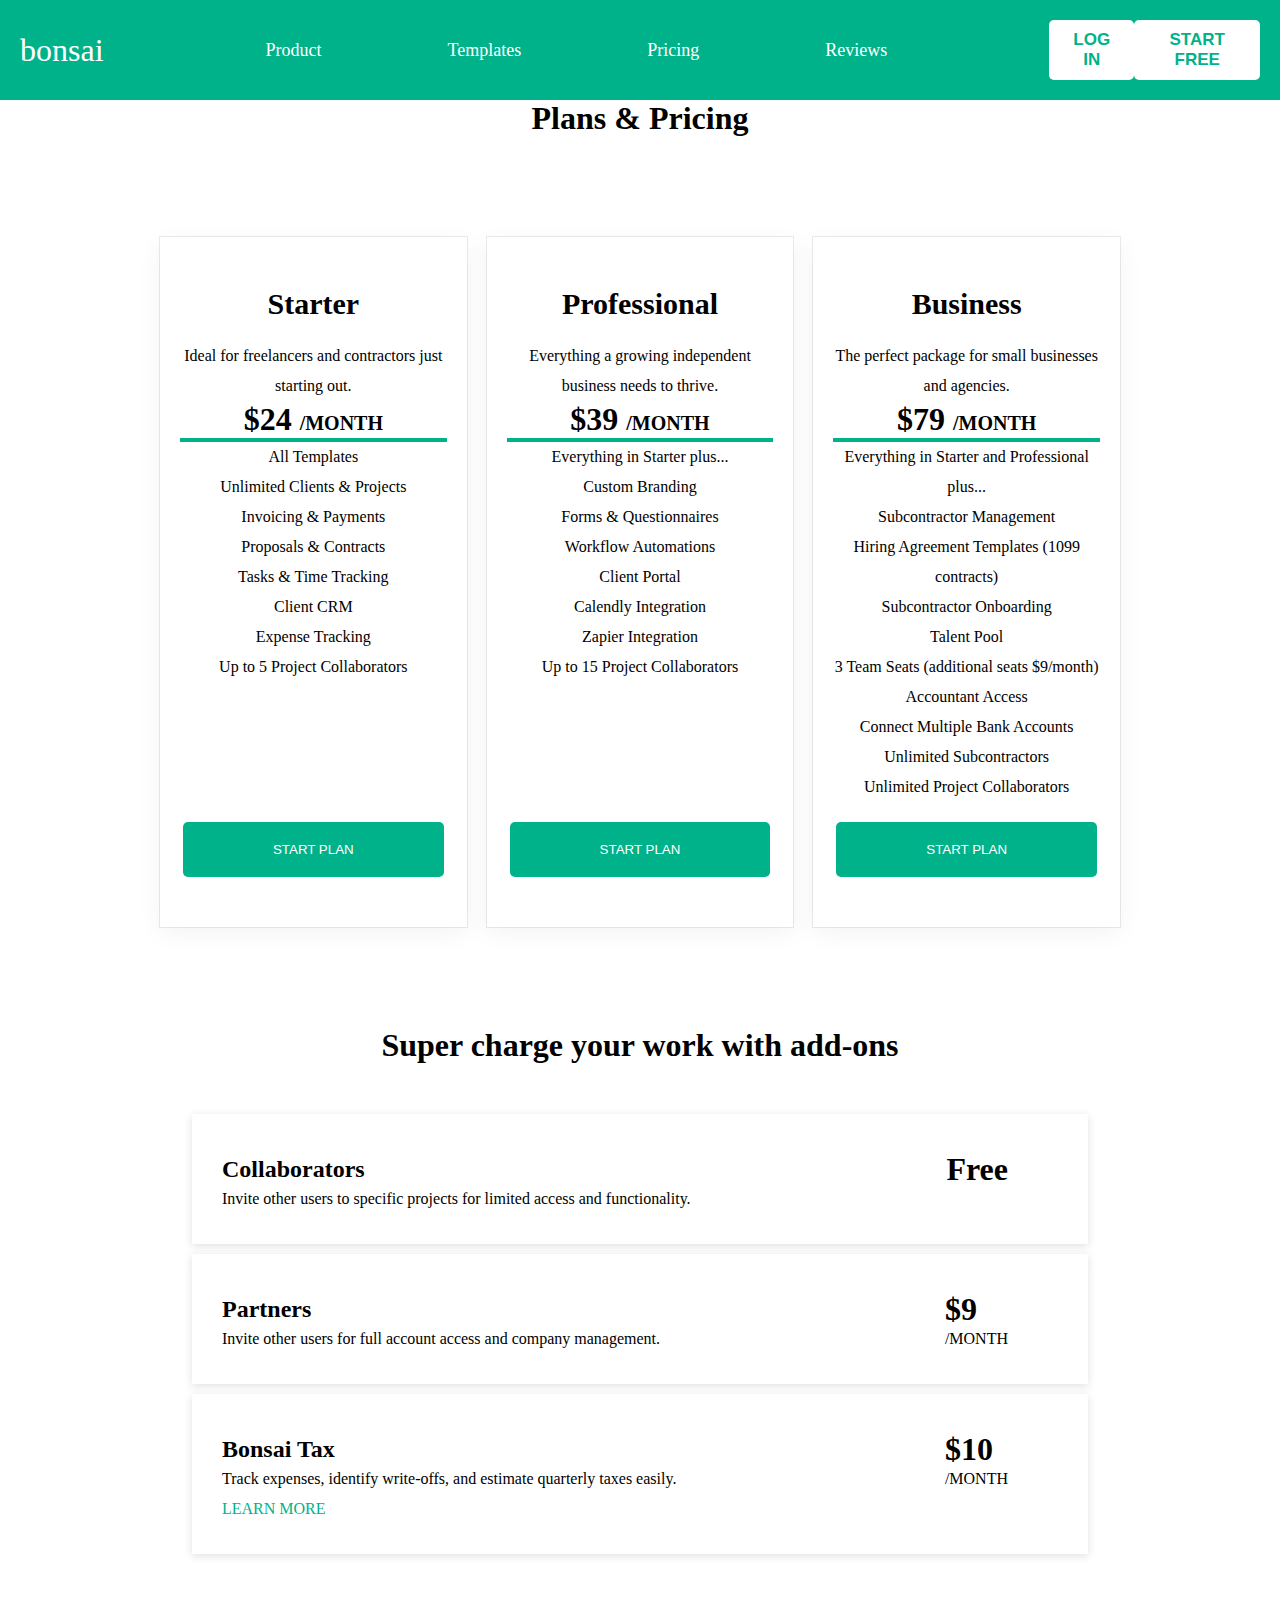
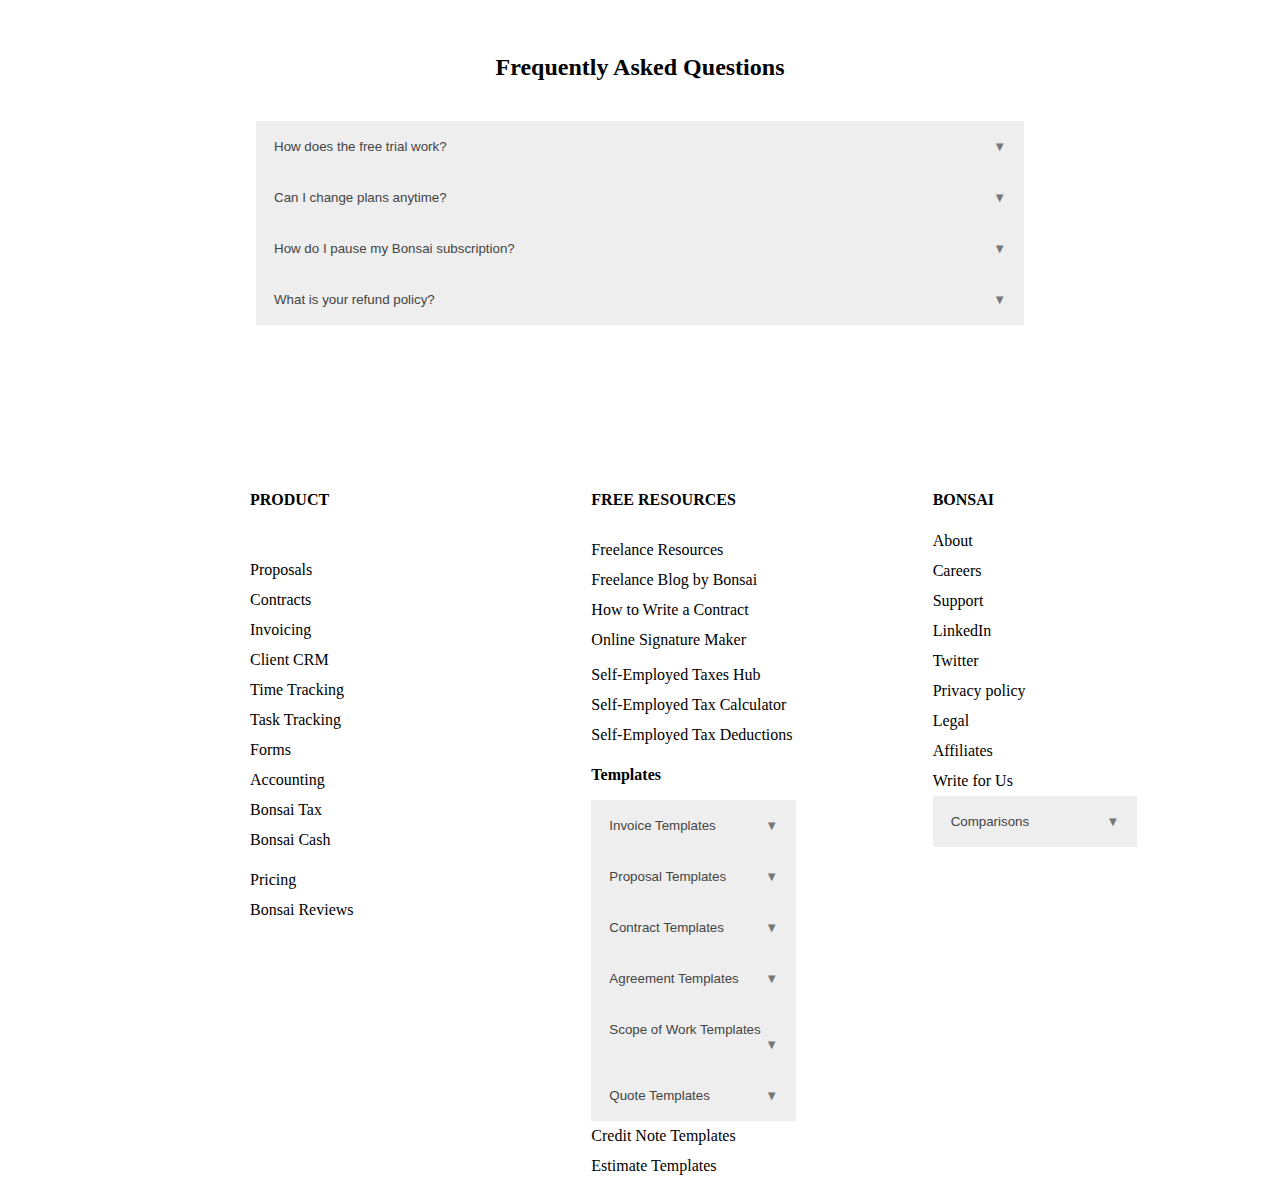
<file: pricing.html>
<!DOCTYPE html>
<html lang="en">
<head>
    <meta charset="UTF-8">
    <meta http-equiv="X-UA-Compatible" content="IE=edge">
    <meta name="viewport" content="width=device-width, initial-scale=1.0">
    <title>Pricing</title>
    <link rel="stylesheet" href="./Styles/navbar.css">
    <link rel="stylesheet" href="./Styles/lowerSection.css">
    <link rel="stylesheet" href="./Styles/pricing.css">
    <!-- <link rel="stylesheet" href="https://maxcdn.bootstrapcdn.com/bootstrap/3.3.7/css/bootstrap.min.css"> -->
    <script src="https://ajax.googleapis.com/ajax/libs/jquery/3.2.1/jquery.min.js"></script>
    <!-- <script src="https://maxcdn.bootstrapcdn.com/bootstrap/3.3.7/js/bootstrap.min.js"></script> -->
</head>
<body>
    <nav class="navbar">

        <!-- LOGO -->
        <div class="logo">bonsai</div>

        <!-- NAVIGATION MENU -->
        <ul class="nav-links">
            <!-- USING CHECKBOX HACK -->
            <input type="checkbox" name="" id="checkbox_toggle">
            <label for="checkbox_toggle" class="hamburger">&#9776;</label>
            <!-- NAVIGATION MENUS -->
            <div class="menu">
                <li class="services">
                    <a href="/">Product</a>
                    <!-- DROPDOWN MENU -->
                    <ul class="dropdown">
                        <li><a href="./hellobonsai.html">Bonsai Workflow</a></li>
                        <li><a href="./bonsaitax.html">Bonsai Tax</a></li>
                        <li><a href="./bonsaicash.html">Bonsai Cash</a></li>
                    </ul>
                </li>
                <li class="services">
                    <a href="/">Templates</a>
                    <!-- DROPDOWN MENU -->
                    <ul class="dropdown">
                        <li id="contTemp"><a href="./signin.html">Contract Templates</a></li>
                        <li><a href="/">ProposalTemplates</a></li>
                        <li><a href="/">InvoiceTemplates</a></li>
                        <li><a href="/">Agreement Templates</a></li>
                        <li><a href="/">Quote Templates</a></li>
                        <li><a href="/">Scope of Work Templates</a></li>
                    </ul>
                </li>
                <li><a href="./pricing.html">Pricing</a></li>
                <li><a href="./review.html">Reviews</a></li>
            </div>
        </ul>
        <div id="navbutton">
            <a href="./signin.html"><button>LOG IN</button></a>
            <a href="./signup.html"><button>START FREE</button></a>
        </div> 
    </nav>

    <div id="plans">
        <h1>Plans & Pricing</h1>
    </div>

    <div id="plans-2">
        <div>
            <h3>Starter</h3>
            <p>Ideal for freelancers and contractors just starting out.</p>
            <h1>$24 <span>/MONTH</span></h1>
            <hr>
            <p><span class="glyphicon glyphicon-ok"></span> All Templates</p>
            <p><span class="glyphicon glyphicon-ok"></span> Unlimited Clients & Projects</p>
            <p><span class="glyphicon glyphicon-ok"></span> Invoicing & Payments</p>
            <p><span class="glyphicon glyphicon-ok"></span> Proposals & Contracts</p>
            <p><span class="glyphicon glyphicon-ok"></span> Tasks & Time Tracking</p>
            <p><span class="glyphicon glyphicon-ok"></span> Client CRM</p>
            <p><span class="glyphicon glyphicon-ok"></span> Expense Tracking</p>
            <p><span class="glyphicon glyphicon-ok"></span> Up to 5 Project Collaborators</p>
            <button>START PLAN</button>
        </div>
        <div>
            <h3>Professional</h3>
            <p>Everything a growing independent business needs to thrive.</p>
            <h1>$39 <span>/MONTH</span></h1>
            <hr>
            <p><span class="glyphicon glyphicon-ok"></span> Everything in Starter plus...</p>
            <p><span class="glyphicon glyphicon-ok"></span> Custom Branding</p>
            <p><span class="glyphicon glyphicon-ok"></span> Forms & Questionnaires</p>
            <p><span class="glyphicon glyphicon-ok"></span> Workflow Automations</p>
            <p><span class="glyphicon glyphicon-ok"></span> Client Portal</p>
            <p><span class="glyphicon glyphicon-ok"></span> Calendly Integration</p>
            <p><span class="glyphicon glyphicon-ok"></span> Zapier Integration</p>
            <p><span class="glyphicon glyphicon-ok"></span> Up to 15 Project Collaborators</p>
            <button>START PLAN</button>
        </div>
        <div>
            <h3>Business</h3>
            <p>The perfect package for small businesses and agencies.</p>
            <h1>$79 <span>/MONTH</span></h1>
            <hr>
            <p><span class="glyphicon glyphicon-ok"></span> Everything in Starter and Professional plus...</p>
            <p><span class="glyphicon glyphicon-ok"></span> Subcontractor Management</p>
            <p><span class="glyphicon glyphicon-ok"></span> Hiring Agreement Templates (1099 contracts)</p>
            <p><span class="glyphicon glyphicon-ok"></span> Subcontractor Onboarding</p>
            <p><span class="glyphicon glyphicon-ok"></span> Talent Pool</p>
            <p><span class="glyphicon glyphicon-ok"></span> 3 Team Seats (additional seats $9/month)</p>
            <p><span class="glyphicon glyphicon-ok"></span> Accountant Access</p>
            <p><span class="glyphicon glyphicon-ok"></span> Connect Multiple Bank Accounts</p>
            <p><span class="glyphicon glyphicon-ok"></span> Unlimited Subcontractors</p>
            <p><span class="glyphicon glyphicon-ok"></span> Unlimited Project Collaborators</p>
            <button>START PLAN</button>
        </div>
    </div>

    <h1 id="superCharge">Super charge your work with add-ons</h1>

    <div class="superchargediv">
        <div>
            <div>
                <h2>Collaborators</h2>
                <p>Invite other users to specific projects for limited access and functionality.</p>
            </div>
            <div>
                <h1>Free</h1>
            </div>
        </div>

        <div>
            <div>
                <h2>Partners</h2>
                <p>Invite other users for full account access and company management.</p>
            </div>
            <div>
                <h1>$9</h1>
                <p>/MONTH</p>
            </div>
        </div>

        <div>
            <div>
                <h2>Bonsai Tax</h2>
                <p>Track expenses, identify write-offs, and estimate quarterly taxes easily.</p>
                <a href="./bonsaitax.html">LEARN MORE</a>
            </div>
            <div>
                <h1>$10</h1>
                <p>/MONTH</p>
            </div>
        </div>
    </div>

    <div id="FAQ">
        <h2>Frequently Asked Questions</h2>
        <button class="accordion">How does the free trial work?</button>
        <div class="panel">
            <p>When you start your trial with Bonsai you'll receive full, unlimited access to all of Bonsai's Workflow or Workflow Plus Features! You will need to enter your credit card information to begin your trial, but don't worry - we won't charge you anything until the subscription ends! If you wish to cancel at any time during the trial period, you can do so through your Subscriptions Settings Page.</p>
        </div>

        <button class="accordion">Can I change plans anytime?</button>
        <div class="panel">
            <p>Yes, you can from within your account. If you have already subscribed to a plan, or want to downgrade or upgrade your current one, you can do this by going to your "Settings" and "Subscription".</p>
        </div>

        <button class="accordion">How do I pause my Bonsai subscription?</button>
        <div class="panel">
            <p>We totally understand that with the nature of freelancing, work ebbs and flows so you might not always need your Bonsai subscription to remain active! The good news is that you can cancel or pause your monthly subscription at any time without penalty. Once cancelled, you'll be able to continue logging in to access all your documents and even continue to use our free features, like Time Tracking! In order to cancel your subscription, login to your Bonsai account.</p>
        </div>

        <button class="accordion">What is your refund policy?</button>
        <div class="panel">
            <p>If you contact us within 2 weeks of being charged for your subscription, we will be happy to issue a refund for you!Beyond those 2 weeks, you will need to cancel or modify the subscription from the Subscriptions Tab in Settings to avoid future charges, but refunds will not be issued. This applies to both monthly and annual plans.</p>
        </div>

    </div>

    <div id="lowerContainer">
        <div>
            <h4>PRODUCT</h4>
            <div style="height: 30px;"></div>
            <p>Proposals</p>
            <p>Contracts</p>
            <p>Invoicing</p>
            <p>Client CRM</p>
            <p>Time Tracking</p>
            <p>Task Tracking</p>
            <p>Forms</p>
            <p>Accounting</p>
            <p>Bonsai Tax</p>
            <p>Bonsai Cash</p>
            <div style="height: 10px;"></div>
            <p>Pricing</p>
            <p>Bonsai Reviews</p>
        </div>
        <div>
            <h4>FREE RESOURCES</h4>
            <div style="height: 10px;"></div>
            <p>Freelance Resources</p>
            <p>Freelance Blog by Bonsai</p>
            <p>How to Write a Contract</p>
            <p>Online Signature Maker</p>
            <div style="height: 5px;"></div>
            <p>Self-Employed Taxes Hub</p>
            <p>Self-Employed Tax Calculator</p>
            <p>Self-Employed Tax Deductions</p>
            <h4>Templates</h4>
            <button class="accordion">Invoice Templates</button>
            <div class="panel">
                <p>Invoice Generator</p>
                <p>Blank Invoice Template</p>
                <p>Consultant Invoice Template</p>
                <p>Editable Invoice Template</p>
                <p>Graphic Design Invoice</p>
                <p>Web Design Invoice</p>
                <p>Contractor Invoice Template</p>
                <p>Photography Invoice Template</p>
                <p>Self Employed Invoice Template</p>
            </div>
            <button class="accordion">Proposal Templates</button>
            <div class="panel">
                <p>Website Proposal Template</p>
                <p>Digital Marketing Proposal Template</p>
                <p>Social Media Marketing Proposal</p>
                <p>Graphic Design Proposal</p>
                <p>Freelance Proposal Template</p>
                <p>SEO Proposal Template</p>
            </div>

            <button class="accordion">Contract Templates</button>
            <div class="panel">
                <p>Online Contract</p>
                <p>Graphic Design Contract</p>
                <p>Freelance Contract Template</p>
                <p>Social Media Marketing Contract</p>
                <p>Software Development Contract</p>
                <p>Web Design Contract</p>
                <p>Video Production Contract</p>
                <p>Public Relations Contract</p>
                <p>Translation Contract</p>
            </div>
            
            <button class="accordion">Agreement Templates</button>
            <div class="panel">
                <p>Retainer Agreement Template</p>
                <p>Influencer Agreement Template</p>
                <p>Collaboration Agreement Template</p>
                <p>Software Development Agreement</p>
                <p>Marketing Agreement Template</p>
            </div>
           
            <button class="accordion">Scope of Work Templates</button>
            <div class="panel">
                <p>Website Development Scope of Work</p>
                <p>Digital Marketing Scope of Work</p>
                <p>Consultant Statement of Work Template</p>
                <p>Software Development Scope of Work</p>
            </div>

            <button class="accordion">Quote Templates</button>
            <div class="panel">
                <p>Freelance Quotation Template</p>
                <p>Web Design Quotation Template</p>
                <p>Graphic Design Quotation Template</p>
                <p>Interior Design Quotation Template</p>
                <p>Video Production Quotation Template</p>
                <p>Social Media Marketing Quotation</p>
            </div>
            <p>Credit Note Templates</p>
            <p>Estimate Templates</p>
        </div>
        <div>
            <h4>BONSAI</h4>
            <div style="height: 1px;"></div>
            <p>About</p>
            <p>Careers</p>
            <p>Support</p>
            <p>LinkedIn</p>
            <p>Twitter</p>
            <p>Privacy policy</p>
            <p>Legal</p>
            <p>Affiliates</p>
            <p>Write for Us</p>
            <button class="accordion">Comparisons</button>
            <div class="panel">
                <p>Freshbooks Alternatives</p>
                <p>Quickbooks Alternatives</p>
                <p>Wave vs Quickbooks</p>
                <p>Xero vs Quickbooks</p>
                <p>Freshbooks vs Quickbooks</p>
            </div>
        </div>
    </div>
</body>
<script src="./Scripts/lowerSection.js"></script>
</html>

<script>
    if(JSON.parse(localStorage.getItem("user"))){
        let btn1 = document.querySelector('#navbutton>a>button');
        let btn2 = document.querySelector('#navbutton>a+a>button');
        let loginData = JSON.parse(localStorage.getItem("user"));
        btn1.innerText = loginData.name;
        console.log(loginData);
        btn2.style.display = "none"
        let a = document.querySelector('#navbutton>a');
        a.href = "./hellobonsai.html"
        let contTemp = document.querySelector('#contTemp>a');
        contTemp.href = "./contractTemplates.html"
    }
</script>
</file>
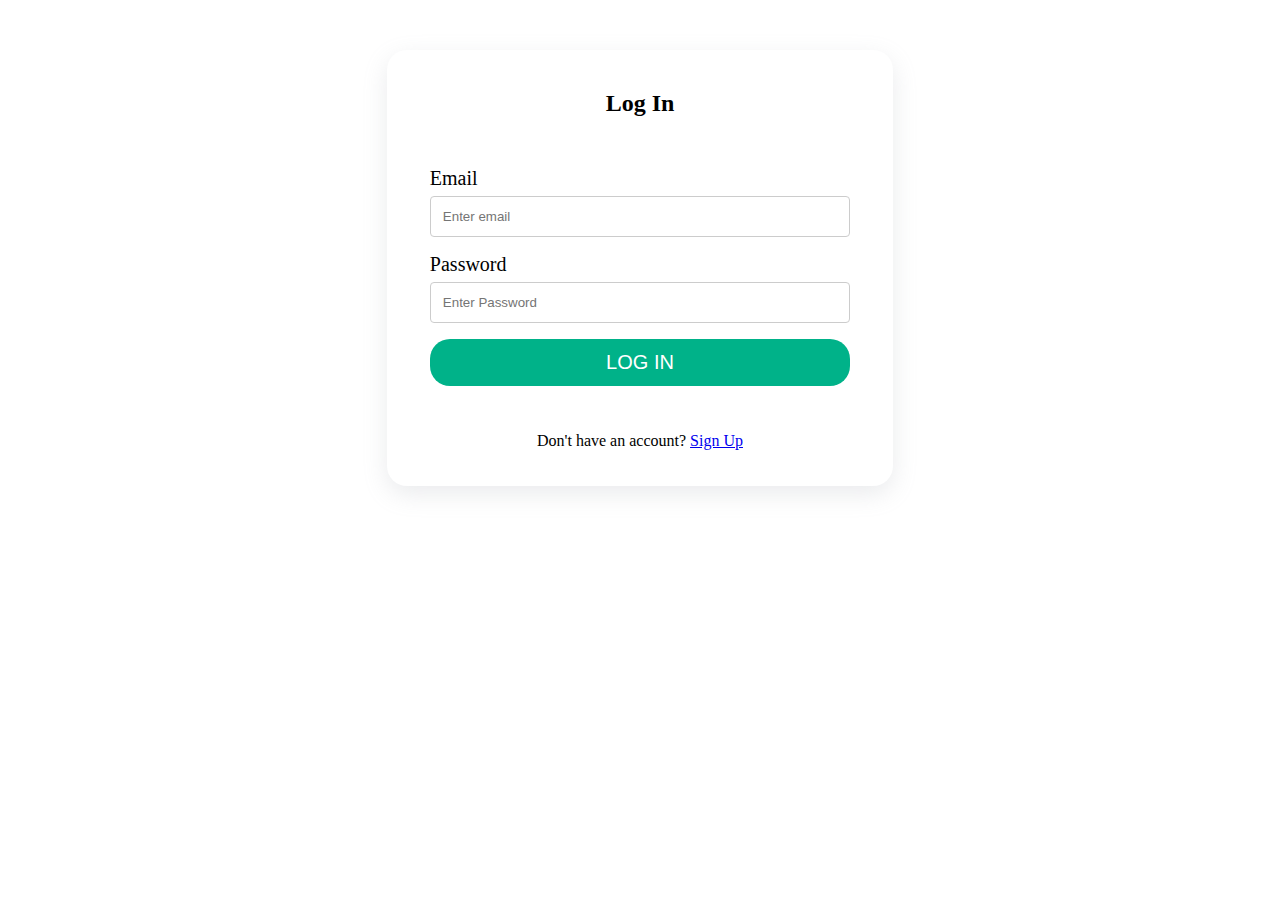
<file: signin.html>
<!DOCTYPE html>
<html lang="en">
  <head>
    <meta charset="UTF-8" />
    <meta http-equiv="X-UA-Compatible" content="IE=edge" />
    <meta name="viewport" content="width=device-width, initial-scale=1.0" />
    <title>Sign In</title>
    <style>
      * {
        box-sizing: border-box;
      } 
      div {
        width: 40%;
        margin: auto;
        margin-top: 50px;
        padding: 20px 0px;
        box-shadow: rgba(149, 157, 165, 0.2) 0px 8px 24px;
        /* border: 1px solid red; */
        border-radius: 20px;
      }
      form {
        margin: 0 auto;
        margin-top: 20px;
        width: 95%;
        /* box-shadow: rgba(149, 157, 165, 0.2) 0px 8px 24px; */
        padding: 30px;
      }

      label {
        font-size: 20px;
      }
      h2,
      p {
        text-align: center;
      }
      input[type="text"],
      input[type="email"],
      input[type="password"],
      textarea {
        width: 100%;
        padding: 12px;
        border: 1px solid #ccc;
        border-radius: 4px;
        box-sizing: border-box;
        margin-top: 6px;
        margin-bottom: 16px;
        resize: vertical;
      }

      input[type="submit"] {
        background-color: #00b289;
        color: white;
        padding: 12px 20px;
        border: none;
        border-radius: 20px;
        cursor: pointer;
        width: 100%;
        font-size: 20px;
      }

      input[type="submit"]:hover {
        background-color: #3973b6;
      }
    </style>
  </head>
  <body>
    <div>
      <h2>Log In</h2>
      <form action="">
        <label for="">Email</label><br />
        <input
          type="email"
          name=""
          id="email"
          placeholder="Enter email"
        /><br />

        <label for="">Password</label><br />
        <input
          type="password"
          name=""
          id="password"
          placeholder="Enter Password"
        /><br />

        <input type="submit" value="LOG IN" />
      </form>
      <p>Don't have an account? <a href="signup.html">Sign Up</a></p>
    </div>
  </body>
</html>

<script>
  let checkData = JSON.parse(localStorage.getItem("data")) || [];
  let form = document.querySelector('form');
  form.addEventListener("submit", function(){
    event.preventDefault();
    let obj={
        email: document.querySelector('#email').value,
        password: document.querySelector('#password').value
    };
    let flag=false;
    checkData.filter(function(el){
        if(el.email===obj.email && el.password===obj.password){
          localStorage.setItem("user", JSON.stringify(el));
          flag=true;
          // break;
        } 
    })
    if(flag){
        alert("Sign in successful!");
        window.location.href = "hellobonsai.html";
    }
    else{
        alert("Please enter valid email or password");
    }
  });
</script>
</file>
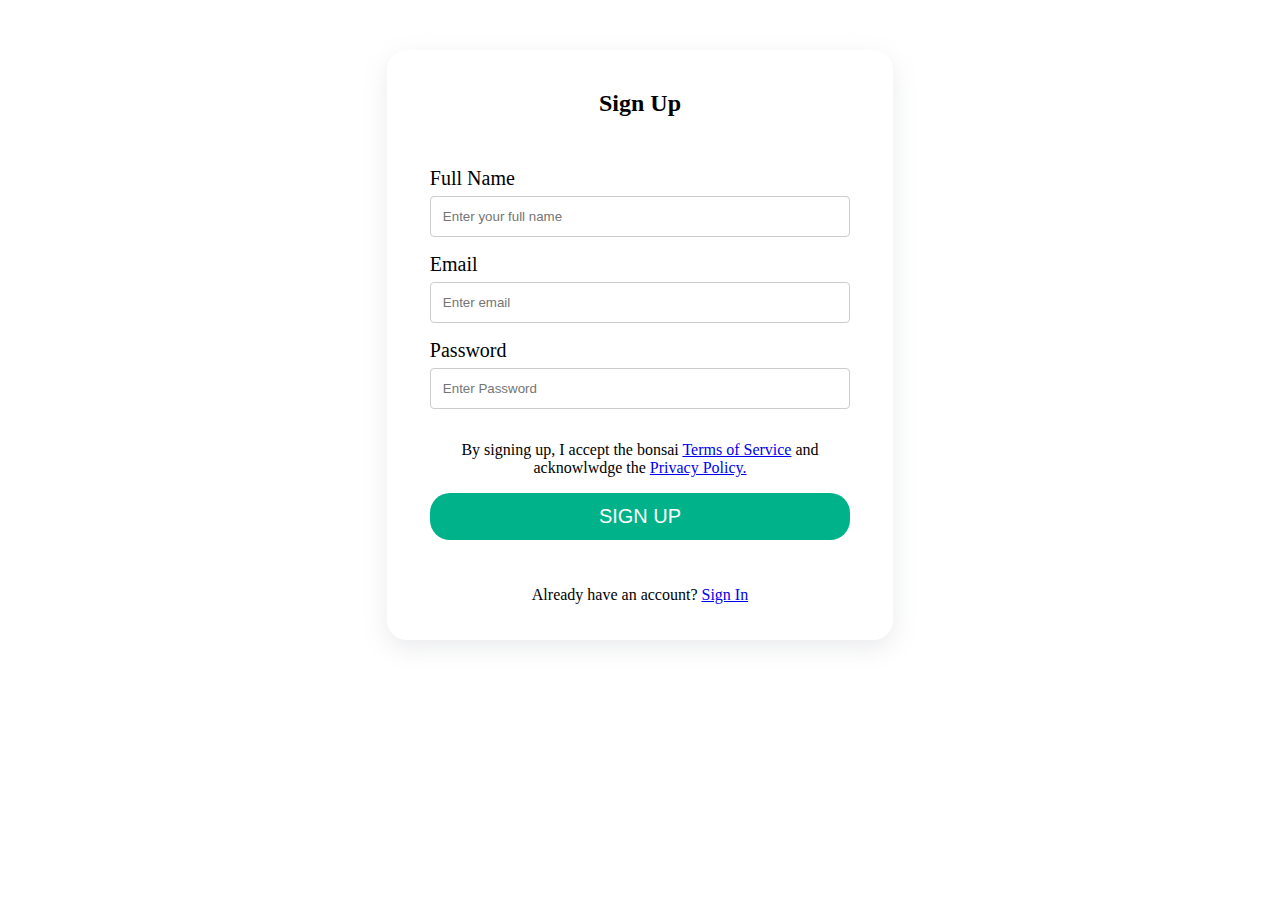
<file: signup.html>
<!DOCTYPE html>
<html lang="en">
<head>
    <meta charset="UTF-8">
    <meta http-equiv="X-UA-Compatible" content="IE=edge">
    <meta name="viewport" content="width=device-width, initial-scale=1.0">
    <title>Sign Up</title>
    <style>
        * {
            box-sizing: border-box;
        }
        div{
            width: 40%;
            margin: auto;
            margin-top: 50px;
            padding: 20px 0px;
            box-shadow: rgba(149, 157, 165, 0.2) 0px 8px 24px;
            /* border: 1px solid red; */
            border-radius: 20px; 
        }
        form {
            margin: 0 auto;
            margin-top: 20px;
            width: 95%;
            /* box-shadow: rgba(149, 157, 165, 0.2) 0px 8px 24px; */
            padding: 30px;
        } 
 
        label {
            font-size: 20px;
        } 
        h2, p{
            text-align: center;
        }
        input[type="text"],
        input[type="email"],
        input[type="password"],
        textarea {
        width: 100%;
        padding: 12px;
        border: 1px solid #ccc;
        border-radius: 4px;
        box-sizing: border-box;
        margin-top: 6px;
        margin-bottom: 16px;
        resize: vertical;
        }

        input[type="submit"] {
        background-color: #00b289;
        color: white;
        padding: 12px 20px;
        border: none;
        border-radius: 20px;
        cursor: pointer;
        width: 100%;
        font-size: 20px;
        }

        input[type="submit"]:hover {
        background-color: #3973b6;
        }
    </style>
</head>
<body>
    <div>
        <h2>Sign Up</h2>
        <form action="">
            <label for="">Full Name</label><br>
            <input id="name" type="text" placeholder="Enter your full name"><br>

            <label for="">Email</label><br>
            <input type="email" name="" id="email" placeholder="Enter email"><br>

            <label for="">Password</label><br>
            <input type="password" name="" id="password" placeholder="Enter Password"><br>

            <p>By signing up, I accept the bonsai <a target="_blank" href="https://masaischool.com/terms/">Terms of Service</a> and acknowlwdge the <a target="_blank" href="https://masaischool.com/privacy/">Privacy Policy.</a></p>
            <input type="submit" value="SIGN UP">
        </form>
        <p>Already have an account? <a href="./signin.html">Sign In</a></p>
    </div>
</body>
</html>

<script>
    let form = document.querySelector('form'), dataArr=JSON.parse(localStorage.getItem("data")) || [];
    form.addEventListener("submit", function(){
        event.preventDefault();
        let obj={
            name: document.querySelector('#name').value,
            email: document.querySelector('#email').value,
            password: document.querySelector('#password').value
        };
        dataArr.push(obj);
        localStorage.setItem("data", JSON.stringify(dataArr));
        alert("Signed up successfully! You are redirected to Sign In page, please enter the details to enter into your account.");
        window.location.href = "signin.html";
    })
</script>
</file>
<file: Styles/navbar.css>
/* UTILITIES */

* {
    margin: 0;
    padding: 0;
    box-sizing: border-box;
}

body {
    font-family: cursive;
}

a {
    text-decoration: none;
}

li {
    list-style: none;
}


/* NAVBAR STYLING STARTS */

.navbar {
    display: flex;
    align-items: center;
    justify-content: space-between;
    padding: 20px;
    background-color: #00b289;
    color: #fff;
    position: sticky;
    top: 0px;
}

.nav-links a{
    color: #fff;
}

/* LOGO */

.logo {
    font-size: 32px;
}

/* NAVBAR MENU */

.menu {
    display: flex;
    gap: 1em;
    font-size: 18px;
}

.menu li:hover {
    background-color: #4c9e9e;
    border-radius: 5px;
    transition: 0.3s ease;
}

.menu li {
    padding: 5px 54px;
}

/* DROPDOWN MENU */

.services {
    position: relative;
}

.dropdown {
    background-color: #00b289;
    padding: 1em 0;
    position: absolute; /* WITH RESPECT TO PARENT */
    display: none;
    border-radius: 8px;
    top: 35px;
}

.dropdown li + li {
    margin-top: 10px;
}

.dropdown li {
    padding: 0.5em 1em;
    width: 15em;
    text-align: center;
}

.dropdown li:hover {
    background-color: #4c9e9e;
}

.services:hover .dropdown {
    display: block;
}

#navbutton {
    width: 17%;
    /* border: 1px solid red; */
    display: flex;
    justify-content: space-between;
}

#navbutton button {
    padding: 10px 20px;
    background-color: white;
    border: 0;
    border-radius: 5px;
    font-weight: bold;
    font-size: 17px;
    color: #00b289;
}

#navbutton button:hover {
    background-color: #3AB4F2;
    color: white;
}

/* RESPONSIVE NAVBAR MENU STARTS */

/* CHECKBOX HACK */

input[type=checkbox] {
    display: none;
}

/* HAMBURGER MENU */

.hamburger {
    display: none;
    font-size: 24px;
    user-select: none;
}

/* APPLYING MEDIA QUERIES */

@media (max-width: 768px) {
    .menu {
        display: none;
        position: absolute;
        background-color: #00b289;
        right: 0;
        left: 0;
        text-align: center;
        padding: 16px 0;
    }
    
    .menu li:hover {
        display: inline-block;
        background-color: #4c9e9e;
        transition: 0.3s ease;
    }

    .menu li + li {
        margin-top: 12px;
    }

    input[type=checkbox]:checked ~ .menu {
        display: block;
    }

    .hamburger {
        display: block;
    }

    .dropdown {
        left: 50%;
        top: 20px;
        transform: translateX(35%);
    }

    .dropdown li:hover {
        background-color: #4c9e9e;
    }

    #navbutton {
        width: 40%;
        /* border: 1px solid red; */
        display: flex;
        justify-content: space-between;
    }
    
    #navbutton button {
        padding: 10px 20px;
        background-color: white;
        border: 0;
        border-radius: 5px;
        font-weight: bold;
        font-size: 17px;
        color: #00b289;
    }
}
</file>
<file: Styles/lowerSection.css>
#lowerContainer {
    width: 80%;
    margin: auto;
    margin-top: 150px;
    margin-left: 250px;
    display: grid;
    grid-template-columns: repeat(3, 1fr);
}

#lowerContainer h4 {
  line-height: 50px;
}

#lowerContainer p {
  line-height: 30px;
}

/* Style the buttons that are used to open and close the accordion panel */
.accordion {
    background-color: #eee;
    color: #444;
    cursor: pointer;
    padding: 18px;
    width: 60%;
    text-align: left;
    border: none;
    outline: none;
    transition: 0.4s;
  }
  
  /* Add a background color to the button if it is clicked on (add the .active class with JS), and when you move the mouse over it (hover) */
  .active, .accordion:hover {
    background-color: #ccc;
  }
  
  /* Style the accordion panel. Note: hidden by default */
  .panel {
    padding: 0 18px;
    background-color: white;
    display: none;
    overflow: hidden;
  }

  .accordion:after {
    content: /*'\02795'*/'\25BC'; /* Unicode character for "plus" sign (+) */
    font-size: 13px;
    color: #777;
    float: right;
    margin-left: 5px;
  }
  
  .active:after {
    content: "\2796"; /* Unicode character for "minus" sign (-) */
  }
</file>
<file: Styles/pricing.css>
#plans {
    text-align: center;
}

#superCharge {
    text-align: center;
    margin-bottom: 50px;
    margin-top: 100px;
}

.superchargediv { 
    width: 70%;
    margin: auto;
    display: grid;
    gap: 10px;
}

.superchargediv>div {
    display: flex;
    /* grid-template-columns: repeat(2, 1fr); */
    justify-content: space-between;
    padding: 40px 80px 30px 30px;
    box-shadow: rgba(99, 99, 99, 0.2) 0px 2px 8px 0px;
    line-height: 30px;
}

.superchargediv>div a {
    text-decoration: none;
    color: #00b289;
}

#plans-2 {
    width: 75%;
    margin: auto;
    margin-top: 100px;
    display: grid;
    grid-template-columns: repeat(3, 1fr);
    gap: 20px;
}

#plans-2>div {
    padding: 50px 20px;
    text-align: center;
    box-shadow: rgba(0, 0, 0, 0.05) 0px 6px 24px 0px, rgba(0, 0, 0, 0.08) 0px 0px 0px 1px;
}

#plans-2>div h3 {
    font-size: 30px;
    margin-bottom: 20px;
}

#plans-2>div>hr {
    color: #00b289;
    border: 2px solid;
    background-color: #00b289;
}

#plans-2>div>p {
    line-height: 30px;
}

.glyphicon {
    color: #00b289;
}

#plans-2>div>button {
    padding: 20px 90px;
    border-radius: 5px;
    border: none;
    background-color: #00b289;
    color: white;
    margin-top: 20px;
}

#plans-2>div:nth-child(1)>button, #plans-2>div:nth-child(2)>button {
    margin-top: 140px;
}

#plans-2>div>h1>span {
    /* color: #00b289; */
    font-size: 20px;
}

#FAQ {
    text-align: center;
    margin-top: 100px;
}

.panel>p {
    width: 60%;
    margin: auto;
}

#FAQ>h2+button {
    margin-top: 40px;
}
</file>
